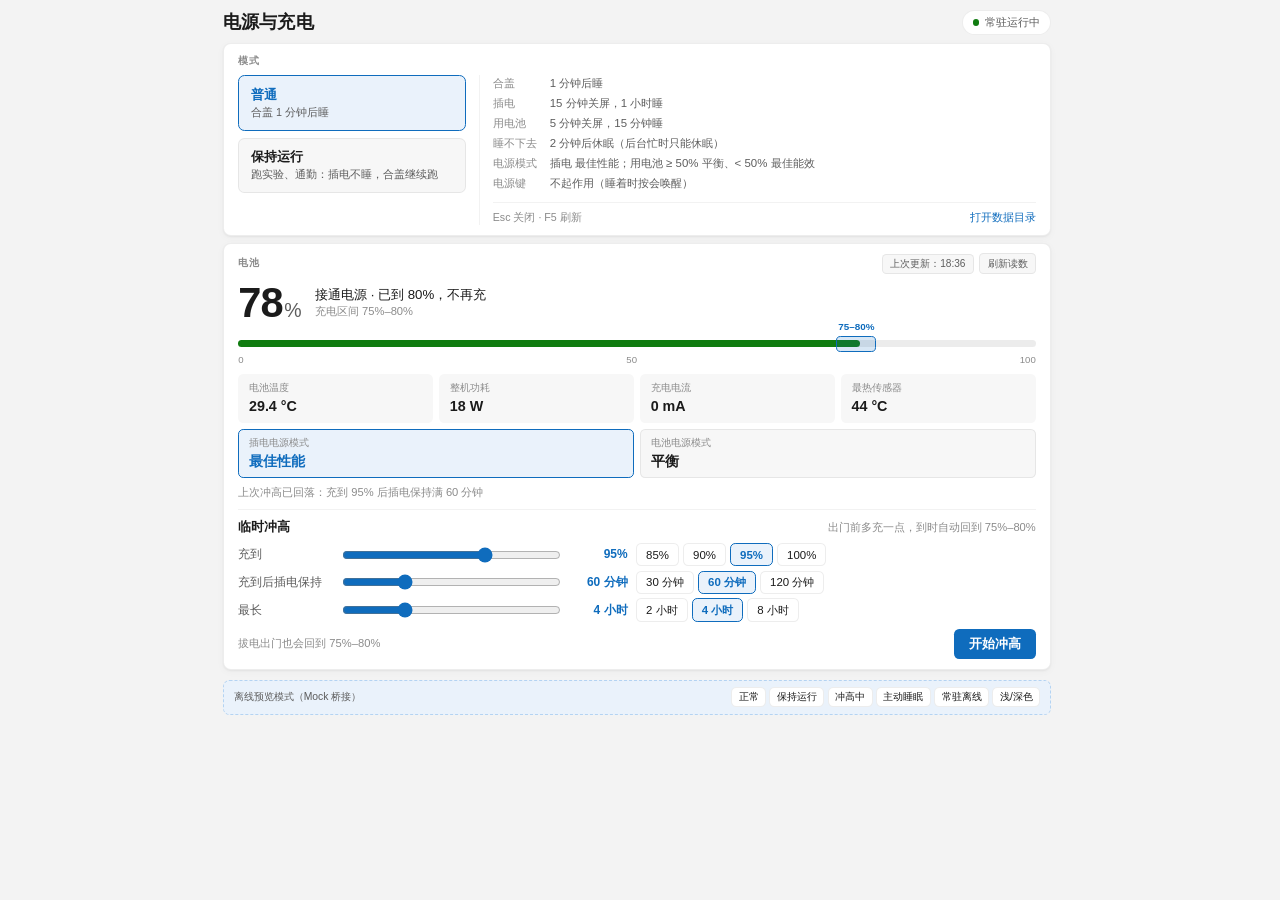
<file: src/PowerManager.UI/web/index.html>
<!doctype html>
<html lang="zh-CN">
<head>
<meta charset="utf-8">
<meta name="viewport" content="width=device-width, initial-scale=1">
<title>PowerManager</title>
<link rel="stylesheet" href="styles.css">
</head>
<body>
<main>
  <header>
    <h1>电源与充电</h1>
    <span id="agent" class="pill"><span class="dot"></span><span id="agent-text">…</span><span id="agent-start" class="link hidden">启动</span></span>
  </header>

  <section class="card mode-card" id="mode-card">
    <div class="card-head">
      <h2>模式</h2>
      <button type="button" class="toggle" id="rules-toggle">规则与电源模式</button>
    </div>
    <div class="mode-layout">
      <div class="mode-left">
        <div class="tiles" role="radiogroup" aria-label="运行模式">
          <button type="button" class="tile" id="t-normal" role="radio" aria-checked="false"><b>普通</b><span>合盖 <span data-policy="lid_sleep_delay_sec"></span>后睡</span></button>
          <button type="button" class="tile" id="t-run" role="radio" aria-checked="false">
            <div class="tile-head"><b>保持运行</b><span class="draft-badge hidden" id="run-draft-badge">待确认</span></div>
            <span>跑实验、通勤：插电不睡，合盖继续跑</span>
          </button>
        </div>
      </div>
      <div class="rules-panel">
        <dl class="kv" id="rules"></dl>
        <div class="rules-foot">
          <span>Esc 关闭 · F5 刷新</span>
          <button type="button" class="text-btn" id="open-data-dir">打开数据目录</button>
        </div>
      </div>
    </div>
    <div class="runbar hidden" id="runbar">
      <div class="runbar-top">
        <span class="left num" id="run-left"></span>
        <span class="runbar-actions hidden" id="run-actions">
          <button type="button" class="mini-btn" id="b-run-cancel">取消</button>
          <button type="button" class="btn btn-sm" id="b-run-confirm">确认</button>
        </span>
      </div>
      <div class="runbar-ctrl">
        <span class="faint">时长</span>
        <div class="slider-row">
          <input type="range" id="r-hours" step="1">
          <span class="slider-val num" id="v-hours"></span>
        </div>
        <span class="chips" id="hours"></span>
      </div>
    </div>
    <div class="alertbar hidden" id="forced-sleep-bar">
      主动睡眠已触发：<span data-policy="hibernate_fallback_sec"></span>内未入睡将自动休眠（开盖活动可中止）
    </div>
  </section>

  <section class="card battery-card">
    <div>
      <div class="row spread">
        <h2 style="margin:0">电池</h2>
        <div class="read-actions">
          <span class="read-wrap hidden" id="read-wrap">
            <span class="read-badge num" id="read-at"></span>
            <span class="read-tip">事件触发：插拔电、醒来、电量每变 <span data-policy="history_step_pct"></span>%、冲高到点</span>
          </span>
          <button type="button" class="mini-btn" id="b-refresh-ec" title="按需拉起 EC 任务刷新温度、功耗与阈值读数">刷新读数</button>
        </div>
      </div>
      <div class="row" style="gap:1.1rem; margin-top:.6rem; align-items:flex-end">
        <div class="big num" id="pct"></div>
        <div style="padding-bottom:.25rem">
          <div class="flow" id="flow"></div>
          <div class="faint" id="hw"></div>
        </div>
      </div>
      <div class="meter"><div class="fill" id="fill"></div><div class="band" id="band"><i id="band-label"></i></div></div>
      <div class="scale num"><span>0</span><span>50</span><span>100</span></div>
      <dl class="stats telemetry-stats">
        <div class="stat"><dt>电池温度</dt><dd class="num" id="s-temp">–</dd></div>
        <div class="stat"><dt>整机功耗</dt><dd class="num" id="s-power">–</dd></div>
        <div class="stat"><dt>充电电流</dt><dd class="num" id="s-ma">–</dd></div>
        <div class="stat"><dt>最热传感器</dt><dd class="num" id="s-hot">–</dd></div>
      </dl>
      <dl class="stats pm-stats">
        <div class="stat pm-stat" id="pm-ac"><dt>插电电源模式</dt><dd id="pm-ac-v">–</dd></div>
        <div class="stat pm-stat" id="pm-dc"><dt>电池电源模式</dt><dd id="pm-dc-v">–</dd></div>
      </dl>
      <div class="note" id="note"></div>
    </div>
    <hr>

    <div id="boost-off">
      <div class="boost-head"><b>临时冲高</b><span class="faint">出门前多充一点，到时自动回到 <span data-policy="charge_start"></span>%–<span data-policy="charge_stop"></span>%</span></div>
      <div class="field">
        <label>充到</label>
        <div class="ctrl">
          <div class="slider-row"><input type="range" id="r-target" step="1"><span class="slider-val num" id="v-target"></span></div>
          <span class="chips" id="b-target"></span>
        </div>
      </div>
      <div class="field">
        <label>充到后插电保持</label>
        <div class="ctrl">
          <div class="slider-row"><input type="range" id="r-hold" step="5"><span class="slider-val num" id="v-hold"></span></div>
          <span class="chips" id="b-hold"></span>
        </div>
      </div>
      <div class="field">
        <label>最长</label>
        <div class="ctrl">
          <div class="slider-row"><input type="range" id="r-max" step="0.5"><span class="slider-val num" id="v-max"></span></div>
          <span class="chips" id="b-max"></span>
        </div>
      </div>
      <div class="row spread" style="margin-top:.55rem">
        <span class="faint">拔电出门也会回到 <span data-policy="charge_start"></span>%–<span data-policy="charge_stop"></span>%</span>
        <button class="btn" id="b-go">开始冲高</button>
      </div>
    </div>
    <div id="boost-on" class="boosting hidden">
      <div class="row spread"><b id="bo-title"></b><span class="faint num" id="bo-deadline"></span></div>
      <div class="progress"><div id="bo-bar"></div></div>
      <div class="faint" id="bo-text"></div>
    </div>
  </section>
  <footer class="mock-bar hidden" id="mock-bar">
    <span>离线预览模式（Mock 桥接）</span>
    <span class="chips" id="mock-presets"></span>
  </footer>
</main>
<div class="toast" id="toast"></div>

<script src="mock.js"></script>
<script src="app.js"></script>
</body>
</html>
</file>
<file: src/PowerManager.UI/web/styles.css>
/* ==========================================================================
   Design Tokens — Fluent Light / Dark
   All component rules consume semantic tokens below.
   ========================================================================== */
:root {
  /* Surface & Border */
  --bg: #f3f3f3;
  --card: #ffffff;
  --chip: #f7f7f7;
  --chip-hover: #efefef;
  --track: #ececec;
  --line: rgba(0,0,0,.07);
  --line2: rgba(0,0,0,.05);
  --shadow: 0 1px 2px rgba(0,0,0,.05), 0 2px 8px rgba(0,0,0,.03);

  /* Text */
  --ink: #1b1b1b;
  --ink2: #5d5d5d;
  --ink3: #8b8b8b;

  /* Accent & Semantic Status */
  --accent: #0f6cbd;
  --accent-ink: #ffffff;
  --accent-soft: #eaf2fb;
  --accent-line: #b4d3f2;
  --green: #107c10;
  --amber: #9d5d00;
  --amber-soft: rgba(157,93,0,.10);
  --red: #c42b1c;
  --band: rgba(15,108,189,.16);

  /* Typography, Radius, Spacing & Motion */
  --font-sans: "Segoe UI Variable Text", "Segoe UI", "Microsoft YaHei UI", sans-serif;
  --font-display: "Segoe UI Variable Display", "Segoe UI", sans-serif;
  --radius-xs: .35rem;
  --radius-sm: .4rem;
  --radius-md: .5rem;
  --radius-lg: .6rem;
  --radius-pill: 999px;
  --ease-fluent: cubic-bezier(.2, .8, .2, 1);
  --dur-fast: .12s;
  --dur-normal: .18s;

  color-scheme: light;
}
@media (prefers-color-scheme: dark) {
  :root:not([data-theme="light"]) {
    --bg: #202020; --card: #2b2b2b; --line: rgba(255,255,255,.08); --line2: rgba(255,255,255,.06);
    --ink: #f3f3f3; --ink2: #c5c5c5; --ink3: #9a9a9a;
    --accent: #4cc2ff; --accent-ink: #00243a; --accent-soft: rgba(76,194,255,.12); --accent-line: rgba(76,194,255,.45);
    --chip: #333333; --chip-hover: #3c3c3c; --track: #3a3a3a;
    --green: #6ccb5f; --amber: #fcb35b; --amber-soft: rgba(252,179,91,.12); --red: #ff99a4; --band: rgba(76,194,255,.22);
    --shadow: none;
    color-scheme: dark;
  }
}
:root[data-theme="dark"] {
  --bg: #202020; --card: #2b2b2b; --line: rgba(255,255,255,.08); --line2: rgba(255,255,255,.06);
  --ink: #f3f3f3; --ink2: #c5c5c5; --ink3: #9a9a9a;
  --accent: #4cc2ff; --accent-ink: #00243a; --accent-soft: rgba(76,194,255,.12); --accent-line: rgba(76,194,255,.45);
  --chip: #333333; --chip-hover: #3c3c3c; --track: #3a3a3a;
  --green: #6ccb5f; --amber: #fcb35b; --amber-soft: rgba(252,179,91,.12); --red: #ff99a4; --band: rgba(76,194,255,.22);
  --shadow: none;
  color-scheme: dark;
}
* { box-sizing: border-box; }
html { font-size: 13px; scrollbar-gutter: stable; }
body {
  margin: 0; background: var(--bg); color: var(--ink);
  font-family: var(--font-sans);
  font-size: 1rem; line-height: 1.4; -webkit-font-smoothing: antialiased;
  user-select: none; cursor: default;
}
:focus-visible { outline: 2px solid var(--accent); outline-offset: 2px; }
.num { font-variant-numeric: tabular-nums; }
main { max-width: 52rem; margin: 0 auto; padding: .75rem 1.15rem .8rem;
       display: flex; flex-direction: column; transition: max-width var(--dur-normal) var(--ease-fluent); }
main.expanded { max-width: 66rem; }
@media (min-width: 1000px) {
  main { max-width: 66rem; }
}
html[data-window-state="maximized"] main {
  max-width: min(76rem, 90vw);
  min-height: 100vh;
  justify-content: center;
  padding: 1rem 1.5rem;
}
header { display: flex; align-items: center; justify-content: space-between; margin-bottom: .6rem; }
h1 { font-size: 1.4rem; font-weight: 600; margin: 0; letter-spacing: .01em; }
.pill { display: inline-flex; align-items: center; gap: .45rem; font-size: .86rem; color: var(--ink2);
        padding: .28rem .75rem; border-radius: var(--radius-pill); background: var(--card); border: 1px solid var(--line); }
.dot { width: .5rem; height: .5rem; border-radius: 50%; background: var(--green); }
.pill.off .dot { background: var(--red); }
.link { color: var(--accent); cursor: pointer; font-weight: 600; }

.card { background: var(--card); border: 1px solid var(--line); border-radius: var(--radius-lg); box-shadow: var(--shadow);
        padding: .75rem 1.1rem; margin-bottom: .55rem; }
.battery-card { margin-bottom: 0; display: flex; flex-direction: column; }
.card h2 { font-size: .8rem; font-weight: 600; color: var(--ink3); letter-spacing: .06em; margin: 0 0 .8rem; }
.row { display: flex; align-items: center; gap: .5rem; flex-wrap: wrap; }
.spread { justify-content: space-between; }
.muted { color: var(--ink2); }
.faint { color: var(--ink3); font-size: .86rem; }

/* mode tiles */
.tiles { display: grid; grid-template-columns: 1fr 1fr; gap: .55rem; }
.tile { border: 1px solid var(--line); border-radius: var(--radius-md); padding: .7rem .9rem; cursor: pointer;
        background: var(--chip); color: var(--ink); font: inherit; text-align: left; width: 100%;
        transition: background var(--dur-fast), border-color var(--dur-fast); }
.tile:hover { background: var(--chip-hover); }
.tile-head { display: flex; align-items: center; justify-content: space-between; gap: .4rem; }
.tile b { display: block; font-weight: 600; font-size: 1rem; }
.tile span { display: block; font-size: .83rem; color: var(--ink2); margin-top: .12rem; }
/* 策略数字占位（由 app.js 按 S.policy 填入）嵌在句子里，保持行内 */
.tile span[data-policy] { display: inline; font-size: inherit; color: inherit; margin: 0; }
.tile.on { background: var(--accent-soft); border-color: var(--accent); }
.tile.on b { color: var(--accent); }
.tile.draft { background: var(--chip); border: 1.5px dashed var(--accent); }
.tile.draft b { color: var(--accent); }
.draft-badge { display: inline-block !important; margin-top: 0 !important; font-size: .72rem !important; font-weight: 600;
               color: var(--accent) !important; background: var(--card); border: 1px solid var(--accent-line);
               padding: .05rem .4rem; border-radius: var(--radius-pill); }
.runbar { margin-top: .5rem; padding: .5rem .8rem; border-radius: var(--radius-md); background: var(--accent-soft);
          border: 1px solid transparent; display: flex; flex-direction: column; gap: .35rem; }
.runbar.draft { background: var(--chip); border: 1px solid var(--line); }
.runbar-top { display: flex; align-items: center; justify-content: space-between; gap: .6rem; min-height: 1.7rem; }
.runbar .left { font-weight: 600; font-size: .92rem; }
.runbar-actions { display: inline-flex; align-items: center; gap: .4rem; flex-shrink: 0; }
.runbar-ctrl { display: flex; align-items: center; gap: .65rem; flex-wrap: wrap; }
.runbar-ctrl .slider-row { flex: 1 1 11rem; max-width: 20rem; min-width: 9rem; }
.runbar-ctrl .slider-row.muted-slider input[type="range"] { opacity: .4; }
.runbar-ctrl .slider-val { min-width: 4.2rem; white-space: nowrap; }
@media (max-width: 760px) {
  .runbar-ctrl .slider-row { max-width: none; }
  .runbar-ctrl .chips { flex-basis: 100%; }
}
.alertbar { margin-top: .55rem; padding: .5rem .8rem; border-radius: var(--radius-sm); background: var(--amber-soft);
            border: 1px solid var(--amber); color: var(--amber); font-size: .85rem; font-weight: 500; }

/* chips */
.chips { display: inline-flex; gap: .3rem; flex-wrap: wrap; }
.chip { border: 1px solid var(--line); background: var(--card); color: var(--ink); border-radius: var(--radius-sm);
        padding: .22rem .7rem; font: inherit; font-size: .88rem; cursor: pointer; }
.chip:hover { background: var(--chip-hover); }
.chip.on { border-color: var(--accent); color: var(--accent); background: var(--accent-soft); font-weight: 600; }

.card-head { display: flex; align-items: center; justify-content: space-between; margin-bottom: .55rem; }
.card-head h2 { margin: 0; }
.toggle { background: none; border: 0; padding: 0; font: inherit; color: var(--ink2); font-size: .86rem; cursor: pointer;
          display: inline-flex; align-items: center; gap: .3rem; }
.toggle:hover { color: var(--ink); }
.toggle::before { content: "›"; display: inline-block; transition: transform var(--dur-fast); font-size: 1rem; line-height: 1; }
.mode-card.expanded .toggle::before { transform: rotate(90deg); }
@media (min-width: 880px) {
  .toggle { display: none; }
}
html[data-window-state="maximized"] .toggle { display: none; }
.rules-panel { display: none; }
.mode-card.expanded .mode-layout { display: grid; grid-template-columns: minmax(14rem, 17.5rem) 1fr; gap: 1rem; align-items: start; }
.mode-card.expanded .tiles { grid-template-columns: 1fr; }
.mode-card.expanded .rules-panel { display: block; border-left: 1px solid var(--line2); padding-left: 1rem;
                                   animation: fadeSlide var(--dur-normal) ease-out; }
@keyframes fadeSlide { from { opacity: 0; transform: translateX(6px); } to { opacity: 1; transform: translateX(0); } }
.mode-card.expanded .kv { margin-top: 0; }
.kv { display: grid; grid-template-columns: auto 1fr; gap: .3rem 1rem; margin-top: .6rem; font-size: .88rem; }
.kv dt { color: var(--ink3); }
.kv dd { margin: 0; color: var(--ink2); }
.rules-foot { margin-top: .65rem; padding-top: .5rem; border-top: 1px solid var(--line2);
              display: flex; align-items: center; justify-content: space-between; gap: .5rem; font-size: .82rem; color: var(--ink3); }
.text-btn { background: none; border: 0; padding: 0; font: inherit; color: var(--accent); cursor: pointer; font-weight: 500; }
.text-btn:hover { text-decoration: underline; }

.read-actions { display: inline-flex; align-items: center; gap: .45rem; }
.read-wrap { position: relative; display: inline-flex; padding: .2rem .25rem; margin: -.2rem -.25rem; cursor: help; }
.read-badge { font-size: .78rem; font-weight: 500; color: var(--ink2); border: 1px solid var(--line);
              background: var(--chip); padding: .14rem .55rem; border-radius: var(--radius-xs); }
.read-badge.stale { color: var(--amber); border-color: var(--amber); background: var(--amber-soft); }
.read-tip { position: absolute; right: 0; top: calc(100% + .2rem); z-index: 20; white-space: nowrap;
            background: var(--ink); color: var(--bg); font-size: .78rem; padding: .35rem .65rem; border-radius: var(--radius-sm);
            box-shadow: var(--shadow); opacity: 0; pointer-events: none; transition: opacity var(--dur-fast); }
.read-wrap:hover .read-tip { opacity: .96; }
.mini-btn { border: 1px solid var(--line); background: var(--chip); color: var(--ink2); border-radius: var(--radius-xs);
            padding: .16rem .55rem; font: inherit; font-size: .78rem; cursor: pointer;
            transition: background var(--dur-fast), color var(--dur-fast); }
.mini-btn:hover:not(:disabled) { background: var(--chip-hover); color: var(--ink); }
.mini-btn:disabled { opacity: .55; cursor: default; }

/* battery */
.big { font-family: var(--font-display); font-size: 3.2rem; font-weight: 600;
       line-height: 1; letter-spacing: -.02em; }
.big small { font-size: 1.5rem; font-weight: 500; color: var(--ink2); margin-left: .1rem; }
.flow { font-size: 1.02rem; }
.meter { position: relative; margin: 1.3rem 0 .25rem; height: .55rem; border-radius: var(--radius-pill); background: var(--track); }
.meter .fill { position: absolute; left: 0; top: 0; bottom: 0; border-radius: var(--radius-pill); background: var(--green); }
.meter .band { position: absolute; top: -.35rem; bottom: -.35rem; border: 1.5px solid var(--accent); border-radius: var(--radius-xs);
               background: var(--band); }
.meter .band i { position: absolute; bottom: calc(100% + .2rem); left: 50%; transform: translateX(-50%);
                 font-style: normal; font-size: .76rem; color: var(--accent); white-space: nowrap; font-weight: 600; }
.scale { display: flex; justify-content: space-between; font-size: .74rem; color: var(--ink3); margin-top: .45rem; }
.stats { display: grid; grid-template-columns: repeat(2, 1fr); gap: .45rem; margin: .6rem 0 0; }
.pm-stats { margin-top: .45rem; }
.stat { background: var(--chip); border: 1px solid transparent; border-radius: var(--radius-sm); padding: .46rem .75rem; }
.stat dt { font-size: .76rem; color: var(--ink3); }
.stat dd { margin: .1rem 0 0; font-size: 1.1rem; font-weight: 600; }
.pm-stat { border-color: var(--line); }
.pm-stat.on { border-color: var(--accent); background: var(--accent-soft); }
.pm-stat.on dd { color: var(--accent); }
@media (min-width: 880px) {
  .telemetry-stats { grid-template-columns: repeat(4, 1fr); }
}
.note { margin-top: .55rem; font-size: .86rem; color: var(--ink3); }
.note.warn { color: var(--amber); }
hr { border: 0; border-top: 1px solid var(--line2); margin: .6rem 0; }

.boost-head { display: flex; align-items: baseline; justify-content: space-between; gap: 1rem; margin-bottom: .5rem; }
.boost-head b { font-weight: 600; font-size: 1.02rem; }
.field { display: grid; grid-template-columns: 7.5rem 1fr; align-items: start; gap: .45rem; margin: .3rem 0; }
.field label { color: var(--ink2); font-size: .9rem; padding-top: .15rem; }
.ctrl { display: flex; flex-direction: column; gap: .2rem; min-width: 0; }
.slider-row { display: flex; align-items: center; gap: .6rem; }
.slider-row input[type="range"] { flex: 1; min-width: 0; accent-color: var(--accent); cursor: pointer; margin: 0; }
.slider-val { min-width: 4.5rem; text-align: right; font-weight: 600; color: var(--accent); font-size: .92rem; }
@media (min-width: 880px) {
  .field { align-items: center; margin: .32rem 0; }
  .field label { padding-top: 0; }
  .ctrl { display: flex; flex-direction: row; align-items: center; gap: .65rem; }
  .ctrl .slider-row { flex: 1 1 12rem; max-width: 22rem; }
  .ctrl .chips { flex-shrink: 0; }
}
.btn { border: 0; border-radius: var(--radius-sm); padding: .45rem 1.15rem; font: inherit; font-weight: 600; cursor: pointer;
       background: var(--accent); color: var(--accent-ink); }
.btn-sm { padding: .22rem .75rem; font-size: .82rem; border-radius: var(--radius-xs); }
.btn:hover { filter: brightness(1.08); }
.btn:disabled { opacity: .55; cursor: default; }
.boosting { background: var(--accent-soft); border-radius: var(--radius-md); padding: .85rem 1rem; }
.progress { height: .35rem; border-radius: var(--radius-pill); background: var(--track); margin: .6rem 0 .45rem; overflow: hidden; }
.progress > div { height: 100%; background: var(--accent); border-radius: var(--radius-pill); }

.toast { position: fixed; left: 50%; bottom: 1.2rem; transform: translateX(-50%); background: var(--ink); color: var(--bg);
         padding: .55rem 1rem; border-radius: var(--radius-sm); font-size: .88rem; opacity: 0; transition: opacity var(--dur-normal); pointer-events: none;
         max-width: 90vw; }
.toast.show { opacity: .95; }
.mock-bar { margin-top: .75rem; padding: .5rem .75rem; border: 1px dashed var(--accent-line);
            border-radius: var(--radius-md); background: var(--accent-soft);
            display: flex; align-items: center; justify-content: space-between; gap: .5rem; flex-wrap: wrap;
            font-size: .8rem; color: var(--ink2); }
.mock-bar .chips { gap: .25rem; }
.mock-bar .chip { padding: .14rem .5rem; font-size: .78rem; }
.hidden { display: none !important; }
::-webkit-scrollbar { width: 6px; }
::-webkit-scrollbar-track { background: transparent; }
::-webkit-scrollbar-thumb { background: var(--line); border-radius: 3px; }
::-webkit-scrollbar-thumb:hover { background: var(--ink3); }
</file>
